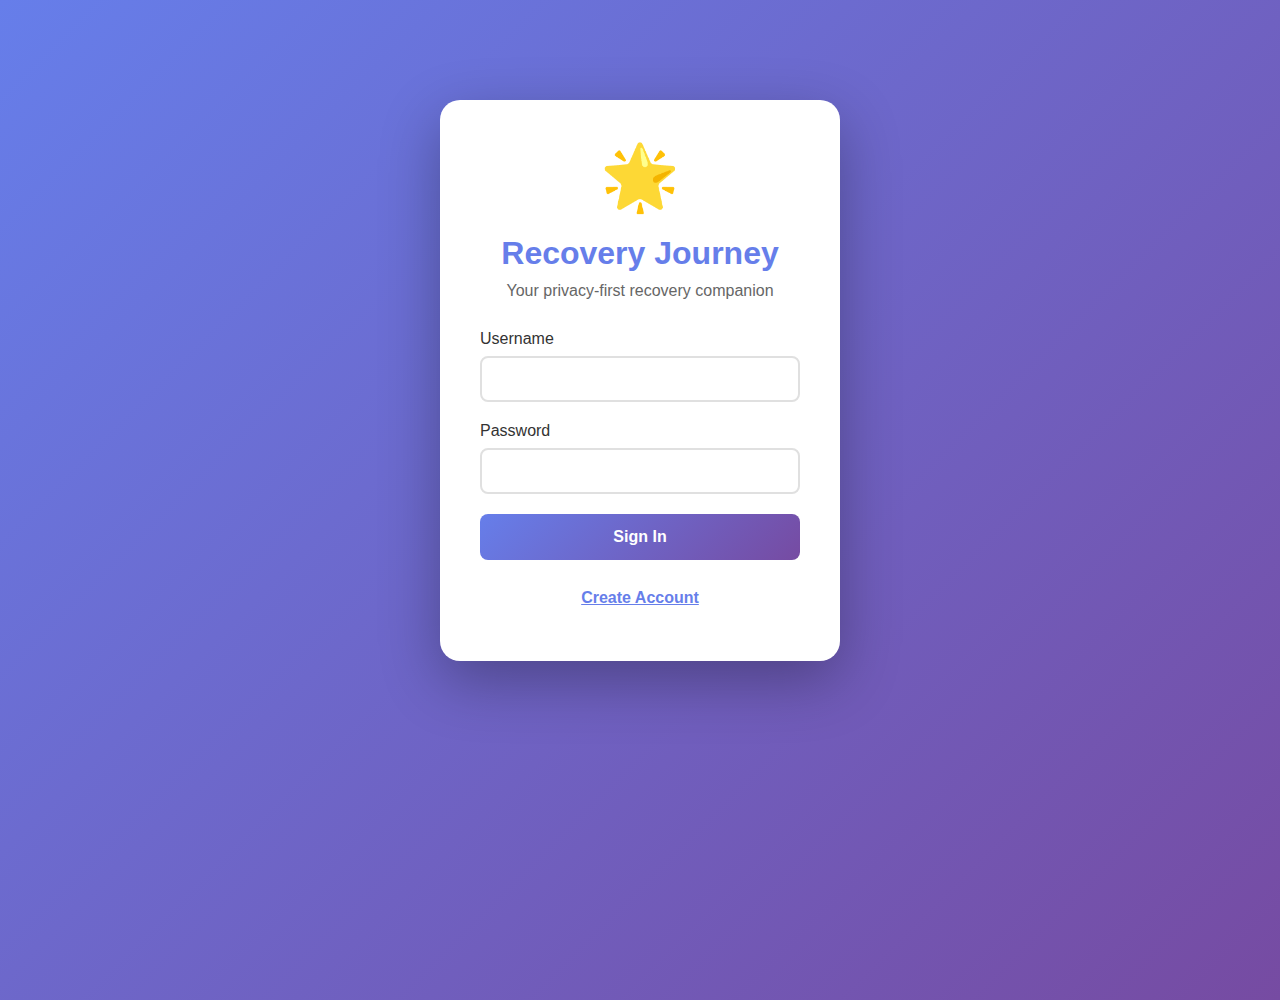
<file: standalone-web-app/index.html>
<!DOCTYPE html>
<html lang="en">
<head>
    <meta charset="UTF-8">
    <meta name="viewport" content="width=device-width, initial-scale=1.0">
    <title>Recovery Journey App</title>
    <link rel="stylesheet" href="styles.css">
</head>
<body>
    <!-- Login Screen -->
    <div id="loginScreen" class="screen active">
        <div class="login-container">
            <div class="logo">🌟</div>
            <h1>Recovery Journey</h1>
            <p class="subtitle">Your privacy-first recovery companion</p>
            
            <form id="loginForm" class="auth-form">
                <div class="form-group">
                    <label for="username">Username</label>
                    <input type="text" id="username" required>
                </div>
                <div class="form-group">
                    <label for="password">Password</label>
                    <input type="password" id="password" required>
                </div>
                <button type="submit" class="btn btn-primary">Sign In</button>
                <button type="button" id="showRegister" class="btn btn-link">Create Account</button>
            </form>

            <form id="registerForm" class="auth-form" style="display: none;">
                <div class="form-group">
                    <label for="regUsername">Username</label>
                    <input type="text" id="regUsername" required>
                </div>
                <div class="form-group">
                    <label for="regPassword">Password</label>
                    <input type="password" id="regPassword" required>
                </div>
                <div class="form-group">
                    <label for="regPasswordConfirm">Confirm Password</label>
                    <input type="password" id="regPasswordConfirm" required>
                </div>
                <button type="submit" class="btn btn-primary">Create Account</button>
                <button type="button" id="showLogin" class="btn btn-link">Back to Sign In</button>
            </form>
        </div>
    </div>

    <!-- Main App -->
    <div id="appScreen" class="screen">
        <!-- Navigation -->
        <nav class="nav-bar">
            <button class="nav-btn active" data-screen="dashboard">
                <span>📊</span> Dashboard
            </button>
            <button class="nav-btn" data-screen="victory">
                <span>🎉</span> Victory
            </button>
            <button class="nav-btn" data-screen="checkin">
                <span>📝</span> Check-In
            </button>
            <button class="nav-btn" data-screen="values">
                <span>❤️</span> Values
            </button>
            <button class="nav-btn" data-screen="emergency">
                <span>🆘</span> Support
            </button>
        </nav>

        <!-- Dashboard Screen -->
        <div id="dashboard" class="content-screen active">
            <div class="header">
                <h1>Welcome Back! 💪</h1>
                <button id="logoutBtn" class="btn-icon">🚪</button>
            </div>
            
            <div class="streak-card">
                <div class="streak-number" id="streakCount">0</div>
                <div class="streak-label">Day Streak</div>
                <div class="streak-emoji">🔥</div>
            </div>

            <div class="stats-grid">
                <div class="stat-card">
                    <div class="stat-value" id="totalVictories">0</div>
                    <div class="stat-label">Total Victories</div>
                </div>
                <div class="stat-card">
                    <div class="stat-value" id="weekVictories">0</div>
                    <div class="stat-label">This Week</div>
                </div>
                <div class="stat-card">
                    <div class="stat-value" id="milestoneBadge">🌱</div>
                    <div class="stat-label">Milestone</div>
                </div>
            </div>

            <div class="quote-card">
                <p class="quote-text" id="dailyQuote">"Recovery is not a race. It's a journey taken one day at a time."</p>
            </div>

            <div class="quick-actions">
                <button class="action-btn" onclick="showScreen('checkin')">
                    <span>📝</span> Daily Check-In
                </button>
                <button class="action-btn" onclick="showScreen('victory')">
                    <span>🎉</span> Log Victory
                </button>
                <button class="action-btn emergency" onclick="showScreen('emergency')">
                    <span>🆘</span> Emergency Support
                </button>
            </div>
        </div>

        <!-- Victory Log Screen -->
        <div id="victory" class="content-screen">
            <div class="header">
                <h1>Victory Log 🎉</h1>
                <button onclick="showScreen('dashboard')" class="btn-icon">←</button>
            </div>

            <div class="add-victory-form">
                <textarea id="victoryNotes" placeholder="What victory do you want to log today?"></textarea>
                <button class="btn btn-primary" onclick="logVictory()">Log Victory</button>
            </div>

            <div class="victory-list" id="victoryList">
                <p class="empty-state">No victories logged yet. Log your first victory above!</p>
            </div>

            <div class="progress-chart">
                <h3>Monthly Progress</h3>
                <div id="chartContainer"></div>
            </div>
        </div>

        <!-- Check-In Screen -->
        <div id="checkin" class="content-screen">
            <div class="header">
                <h1>Daily Check-In 📝</h1>
                <button onclick="showScreen('dashboard')" class="btn-icon">←</button>
            </div>

            <div class="checkin-form">
                <div class="form-group">
                    <label>How are you feeling today?</label>
                    <div class="mood-buttons">
                        <button class="mood-btn" data-mood="great" onclick="selectMood('great')">😊 Great</button>
                        <button class="mood-btn" data-mood="good" onclick="selectMood('good')">🙂 Good</button>
                        <button class="mood-btn" data-mood="okay" onclick="selectMood('okay')">😐 Okay</button>
                        <button class="mood-btn" data-mood="difficult" onclick="selectMood('difficult')">😔 Difficult</button>
                        <button class="mood-btn" data-mood="very-difficult" onclick="selectMood('very-difficult')">😢 Very Difficult</button>
                    </div>
                </div>

                <div class="form-group">
                    <label>Any triggers today? (Optional)</label>
                    <div class="trigger-tags">
                        <button class="tag-btn" onclick="toggleTrigger('stress')">Stress</button>
                        <button class="tag-btn" onclick="toggleTrigger('loneliness')">Loneliness</button>
                        <button class="tag-btn" onclick="toggleTrigger('anxiety')">Anxiety</button>
                        <button class="tag-btn" onclick="toggleTrigger('boredom')">Boredom</button>
                        <button class="tag-btn" onclick="toggleTrigger('frustration')">Frustration</button>
                    </div>
                </div>

                <div class="form-group">
                    <label>Notes (Optional)</label>
                    <textarea id="checkinNotes" placeholder="How are you doing? What's on your mind?"></textarea>
                </div>

                <button class="btn btn-primary" onclick="submitCheckin()">Complete Check-In</button>
            </div>

            <div class="checkin-history">
                <h3>Recent Check-Ins</h3>
                <div id="checkinHistory"></div>
            </div>
        </div>

        <!-- Values Screen -->
        <div id="values" class="content-screen">
            <div class="header">
                <h1>Core Values ❤️</h1>
                <button onclick="showScreen('dashboard')" class="btn-icon">←</button>
            </div>

            <div class="values-form">
                <p class="help-text">What are the 5 most important things to you?</p>
                <div class="form-group">
                    <input type="text" id="value1" placeholder="Value 1">
                    <input type="text" id="value2" placeholder="Value 2">
                    <input type="text" id="value3" placeholder="Value 3">
                    <input type="text" id="value4" placeholder="Value 4">
                    <input type="text" id="value5" placeholder="Value 5">
                </div>
                <button class="btn btn-primary" onclick="saveValues()">Save Values</button>
            </div>

            <div class="values-display" id="valuesDisplay">
                <p class="empty-state">Add your core values above</p>
            </div>
        </div>

        <!-- Emergency Support Screen -->
        <div id="emergency" class="content-screen">
            <div class="header">
                <h1>Emergency Support 🆘</h1>
                <button onclick="showScreen('dashboard')" class="btn-icon">←</button>
            </div>

            <div class="emergency-section">
                <h2>24/7 Crisis Hotlines</h2>
                <div class="hotline-buttons">
                    <a href="tel:988" class="emergency-btn">
                        <span>📞</span>
                        <div>
                            <strong>988</strong>
                            <small>Suicide Prevention Lifeline</small>
                        </div>
                    </a>
                    <a href="tel:1-800-662-4357" class="emergency-btn">
                        <span>📞</span>
                        <div>
                            <strong>1-800-662-4357</strong>
                            <small>SAMHSA National Helpline</small>
                        </div>
                    </a>
                    <a href="sms:741741?body=HOME" class="emergency-btn">
                        <span>💬</span>
                        <div>
                            <strong>Text HOME to 741741</strong>
                            <small>Crisis Text Line</small>
                        </div>
                    </a>
                </div>
            </div>

            <div class="coping-section">
                <h2>Quick Coping Strategies</h2>
                <div class="coping-cards">
                    <div class="coping-card">
                        <h3>🧘 Breathing Exercise</h3>
                        <p>Breathe in for 4 counts, hold for 4, exhale for 4. Repeat.</p>
                        <button class="btn btn-small" onclick="startBreathing()">Start Exercise</button>
                    </div>
                    <div class="coping-card">
                        <h3>🌍 Grounding Technique</h3>
                        <p>Name 5 things you see, 4 you can touch, 3 you hear, 2 you smell, 1 you taste.</p>
                    </div>
                    <div class="coping-card">
                        <h3>🏃 Physical Activity</h3>
                        <p>Take a 10-minute walk, do jumping jacks, or stretch.</p>
                    </div>
                    <div class="coping-card">
                        <h3>📝 Journal</h3>
                        <p>Write down what you're feeling. Get it out of your head.</p>
                    </div>
                </div>
            </div>

            <div id="breathingExercise" class="breathing-modal" style="display: none;">
                <div class="breathing-circle" id="breathingCircle"></div>
                <p id="breathingText">Breathe In</p>
                <button class="btn" onclick="stopBreathing()">Stop</button>
            </div>
        </div>
    </div>

    <script src="app.js"></script>
</body>
</html>
</file>
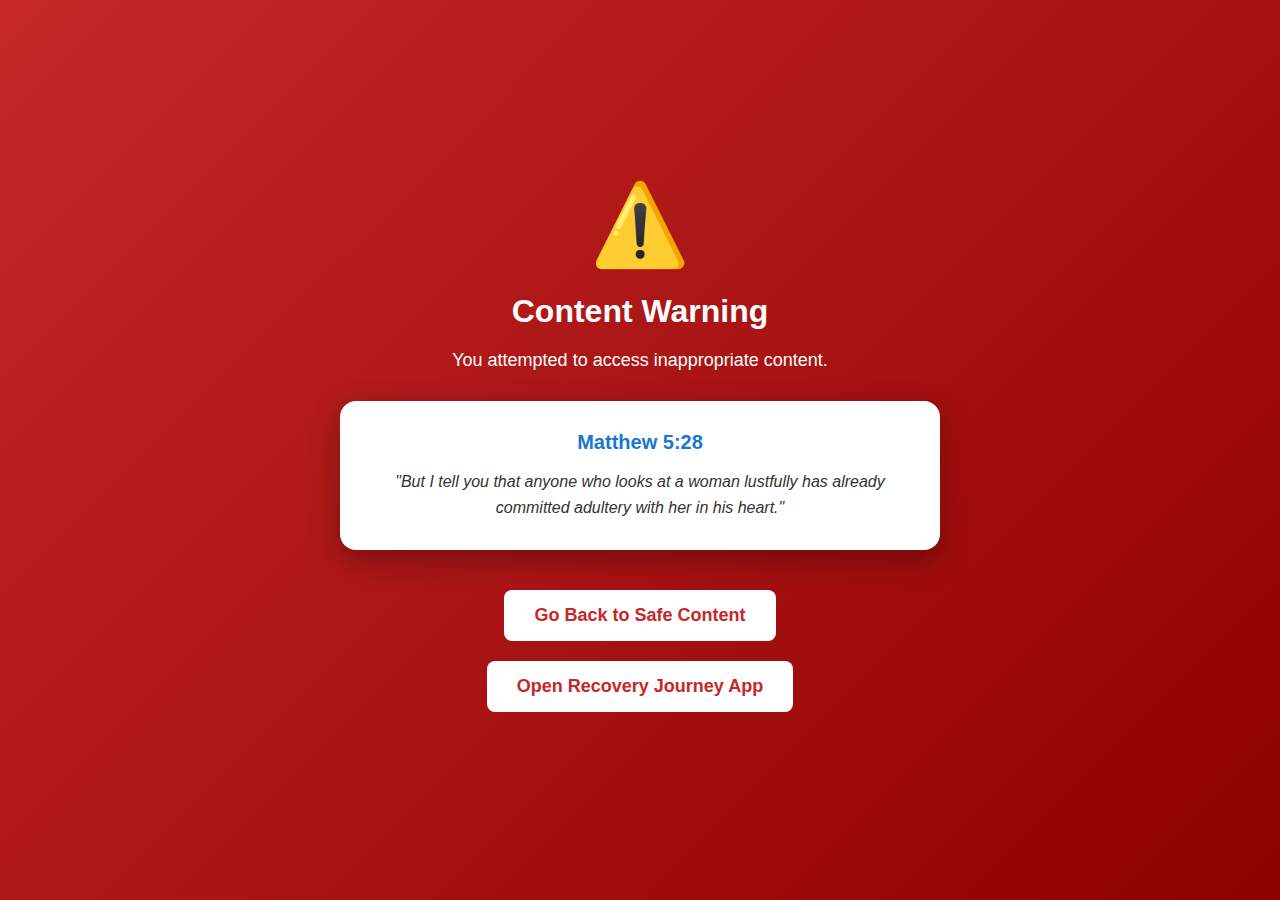
<file: browser-extension/warning.html>
<!DOCTYPE html>
<html>
<head>
  <meta charset="UTF-8">
  <title>Content Warning - Recovery Journey</title>
  <style>
    body {
      margin: 0;
      padding: 0;
      font-family: Arial, sans-serif;
      background: linear-gradient(135deg, #c62828 0%, #8e0000 100%);
      color: white;
      display: flex;
      justify-content: center;
      align-items: center;
      min-height: 100vh;
      text-align: center;
    }
    .container {
      max-width: 600px;
      padding: 40px;
    }
    .warning-icon {
      font-size: 80px;
      margin-bottom: 20px;
    }
    h1 {
      font-size: 32px;
      margin-bottom: 20px;
    }
    .verse-box {
      background: white;
      color: #333;
      padding: 30px;
      border-radius: 16px;
      margin: 30px 0;
      box-shadow: 0 10px 30px rgba(0,0,0,0.3);
    }
    .verse-reference {
      font-size: 20px;
      font-weight: bold;
      color: #1976d2;
      margin-bottom: 15px;
    }
    .verse-text {
      font-size: 16px;
      font-style: italic;
      line-height: 1.6;
    }
    button {
      background: white;
      color: #c62828;
      border: none;
      padding: 15px 30px;
      font-size: 18px;
      border-radius: 8px;
      cursor: pointer;
      margin: 10px;
      font-weight: bold;
    }
    button:hover {
      background: #f5f5f5;
    }
  </style>
</head>
<body>
  <div class="container">
    <div class="warning-icon">⚠️</div>
    <h1>Content Warning</h1>
    <p style="font-size: 18px;">You attempted to access inappropriate content.</p>
    
    <div class="verse-box">
      <div class="verse-reference" id="verseRef">Loading...</div>
      <div class="verse-text" id="verseText">Loading...</div>
    </div>
    
    <button onclick="goBack()">Go Back to Safe Content</button>
    <button onclick="goToApp()">Open Recovery Journey App</button>
  </div>

  <script>
    const verses = [
      {
        reference: '1 Corinthians 6:18',
        text: 'Flee from sexual immorality. All other sins a person commits are outside the body, but whoever sins sexually, sins against their own body.'
      },
      {
        reference: 'Matthew 5:28',
        text: 'But I tell you that anyone who looks at a woman lustfully has already committed adultery with her in his heart.'
      },
      {
        reference: 'Job 31:1',
        text: 'I made a covenant with my eyes not to look lustfully at a young woman.'
      }
    ];

    const randomVerse = verses[Math.floor(Math.random() * verses.length)];
    document.getElementById('verseRef').textContent = randomVerse.reference;
    document.getElementById('verseText').textContent = '"' + randomVerse.text + '"';

    function goBack() {
      window.history.back();
    }

    function goToApp() {
      window.location.href = 'https://mifavourite.github.io/Peaceled-pulse/';
    }
  </script>
</body>
</html>
</file>
<file: standalone-web-app/styles.css>
* {
    margin: 0;
    padding: 0;
    box-sizing: border-box;
}

body {
    font-family: -apple-system, BlinkMacSystemFont, 'Segoe UI', Roboto, Oxygen, Ubuntu, Cantarell, sans-serif;
    background: linear-gradient(135deg, #667eea 0%, #764ba2 100%);
    min-height: 100vh;
    color: #333;
}

.screen {
    display: none;
    min-height: 100vh;
}

.screen.active {
    display: block;
}

/* Login Screen */
.login-container {
    max-width: 400px;
    margin: 100px auto;
    padding: 40px;
    background: white;
    border-radius: 20px;
    box-shadow: 0 20px 60px rgba(0,0,0,0.3);
    text-align: center;
}

.logo {
    font-size: 64px;
    margin-bottom: 20px;
}

.login-container h1 {
    color: #667eea;
    margin-bottom: 10px;
}

.subtitle {
    color: #666;
    margin-bottom: 30px;
}

.auth-form {
    text-align: left;
}

.form-group {
    margin-bottom: 20px;
}

.form-group label {
    display: block;
    margin-bottom: 8px;
    color: #333;
    font-weight: 500;
}

.form-group input,
.form-group textarea {
    width: 100%;
    padding: 12px;
    border: 2px solid #e0e0e0;
    border-radius: 8px;
    font-size: 16px;
    transition: border-color 0.3s;
}

.form-group input:focus,
.form-group textarea:focus {
    outline: none;
    border-color: #667eea;
}

.btn {
    width: 100%;
    padding: 14px;
    border: none;
    border-radius: 8px;
    font-size: 16px;
    font-weight: 600;
    cursor: pointer;
    transition: transform 0.2s, box-shadow 0.2s;
}

.btn-primary {
    background: linear-gradient(135deg, #667eea 0%, #764ba2 100%);
    color: white;
    margin-bottom: 15px;
}

.btn-primary:hover {
    transform: translateY(-2px);
    box-shadow: 0 5px 15px rgba(102, 126, 234, 0.4);
}

.btn-link {
    background: none;
    color: #667eea;
    text-decoration: underline;
}

.btn-icon {
    background: none;
    border: none;
    font-size: 24px;
    cursor: pointer;
    padding: 10px;
}

/* App Screen */
#appScreen {
    background: #f5f5f5;
    padding-bottom: 80px;
}

.nav-bar {
    position: fixed;
    bottom: 0;
    left: 0;
    right: 0;
    background: white;
    display: flex;
    justify-content: space-around;
    padding: 10px 0;
    box-shadow: 0 -2px 10px rgba(0,0,0,0.1);
    z-index: 1000;
}

.nav-btn {
    background: none;
    border: none;
    padding: 8px 12px;
    cursor: pointer;
    display: flex;
    flex-direction: column;
    align-items: center;
    gap: 4px;
    font-size: 12px;
    color: #999;
    transition: color 0.3s;
}

.nav-btn.active {
    color: #667eea;
}

.nav-btn span {
    font-size: 20px;
}

.content-screen {
    padding: 20px;
    max-width: 800px;
    margin: 0 auto;
}

.header {
    display: flex;
    justify-content: space-between;
    align-items: center;
    margin-bottom: 30px;
}

.header h1 {
    color: #333;
    font-size: 28px;
}

/* Streak Card */
.streak-card {
    background: linear-gradient(135deg, #667eea 0%, #764ba2 100%);
    color: white;
    padding: 40px;
    border-radius: 20px;
    text-align: center;
    margin-bottom: 30px;
    position: relative;
    overflow: hidden;
}

.streak-number {
    font-size: 72px;
    font-weight: bold;
    margin: 20px 0;
}

.streak-label {
    font-size: 18px;
    opacity: 0.9;
}

.streak-emoji {
    position: absolute;
    top: 20px;
    right: 20px;
    font-size: 40px;
}

/* Stats Grid */
.stats-grid {
    display: grid;
    grid-template-columns: repeat(auto-fit, minmax(150px, 1fr));
    gap: 15px;
    margin-bottom: 30px;
}

.stat-card {
    background: white;
    padding: 20px;
    border-radius: 15px;
    text-align: center;
    box-shadow: 0 2px 10px rgba(0,0,0,0.1);
}

.stat-value {
    font-size: 32px;
    font-weight: bold;
    color: #667eea;
    margin-bottom: 5px;
}

.stat-label {
    color: #666;
    font-size: 14px;
}

/* Quote Card */
.quote-card {
    background: white;
    padding: 25px;
    border-radius: 15px;
    margin-bottom: 30px;
    box-shadow: 0 2px 10px rgba(0,0,0,0.1);
    border-left: 4px solid #667eea;
}

.quote-text {
    font-style: italic;
    color: #555;
    font-size: 16px;
    line-height: 1.6;
}

/* Quick Actions */
.quick-actions {
    display: grid;
    grid-template-columns: repeat(auto-fit, minmax(150px, 1fr));
    gap: 15px;
}

.action-btn {
    background: white;
    border: 2px solid #e0e0e0;
    padding: 20px;
    border-radius: 15px;
    cursor: pointer;
    transition: all 0.3s;
    display: flex;
    flex-direction: column;
    align-items: center;
    gap: 10px;
    font-size: 14px;
}

.action-btn:hover {
    border-color: #667eea;
    transform: translateY(-2px);
    box-shadow: 0 5px 15px rgba(0,0,0,0.1);
}

.action-btn.emergency {
    border-color: #ff4444;
    color: #ff4444;
}

.action-btn span {
    font-size: 32px;
}

/* Victory Log */
.add-victory-form {
    background: white;
    padding: 25px;
    border-radius: 15px;
    margin-bottom: 30px;
    box-shadow: 0 2px 10px rgba(0,0,0,0.1);
}

.add-victory-form textarea {
    width: 100%;
    min-height: 100px;
    padding: 15px;
    border: 2px solid #e0e0e0;
    border-radius: 10px;
    font-size: 16px;
    margin-bottom: 15px;
    font-family: inherit;
}

.victory-list {
    background: white;
    padding: 20px;
    border-radius: 15px;
    margin-bottom: 30px;
    box-shadow: 0 2px 10px rgba(0,0,0,0.1);
}

.victory-item {
    padding: 15px;
    border-bottom: 1px solid #f0f0f0;
    display: flex;
    justify-content: space-between;
    align-items: center;
}

.victory-item:last-child {
    border-bottom: none;
}

.victory-date {
    color: #999;
    font-size: 12px;
}

.empty-state {
    text-align: center;
    color: #999;
    padding: 40px;
}

/* Check-In */
.checkin-form {
    background: white;
    padding: 25px;
    border-radius: 15px;
    margin-bottom: 30px;
    box-shadow: 0 2px 10px rgba(0,0,0,0.1);
}

.mood-buttons {
    display: grid;
    grid-template-columns: repeat(auto-fit, minmax(100px, 1fr));
    gap: 10px;
    margin-top: 10px;
}

.mood-btn {
    padding: 15px;
    border: 2px solid #e0e0e0;
    background: white;
    border-radius: 10px;
    cursor: pointer;
    transition: all 0.3s;
    font-size: 14px;
}

.mood-btn:hover {
    border-color: #667eea;
}

.mood-btn.selected {
    background: #667eea;
    color: white;
    border-color: #667eea;
}

.trigger-tags {
    display: flex;
    flex-wrap: wrap;
    gap: 10px;
    margin-top: 10px;
}

.tag-btn {
    padding: 8px 16px;
    border: 2px solid #e0e0e0;
    background: white;
    border-radius: 20px;
    cursor: pointer;
    transition: all 0.3s;
    font-size: 14px;
}

.tag-btn:hover {
    border-color: #667eea;
}

.tag-btn.selected {
    background: #667eea;
    color: white;
    border-color: #667eea;
}

.checkin-history {
    background: white;
    padding: 20px;
    border-radius: 15px;
    box-shadow: 0 2px 10px rgba(0,0,0,0.1);
}

.checkin-item {
    padding: 15px;
    border-bottom: 1px solid #f0f0f0;
}

.checkin-item:last-child {
    border-bottom: none;
}

/* Values */
.values-form {
    background: white;
    padding: 25px;
    border-radius: 15px;
    margin-bottom: 30px;
    box-shadow: 0 2px 10px rgba(0,0,0,0.1);
}

.values-form input {
    margin-bottom: 15px;
}

.values-display {
    background: white;
    padding: 25px;
    border-radius: 15px;
    box-shadow: 0 2px 10px rgba(0,0,0,0.1);
}

.value-item {
    padding: 15px;
    margin-bottom: 10px;
    background: #f8f9ff;
    border-left: 4px solid #667eea;
    border-radius: 5px;
}

.help-text {
    color: #666;
    margin-bottom: 20px;
}

/* Emergency Support */
.emergency-section,
.coping-section {
    background: white;
    padding: 25px;
    border-radius: 15px;
    margin-bottom: 30px;
    box-shadow: 0 2px 10px rgba(0,0,0,0.1);
}

.emergency-section h2,
.coping-section h2 {
    margin-bottom: 20px;
    color: #333;
}

.hotline-buttons {
    display: flex;
    flex-direction: column;
    gap: 15px;
}

.emergency-btn {
    display: flex;
    align-items: center;
    gap: 15px;
    padding: 20px;
    background: #fff5f5;
    border: 2px solid #ff4444;
    border-radius: 15px;
    text-decoration: none;
    color: #333;
    transition: all 0.3s;
}

.emergency-btn:hover {
    background: #ff4444;
    color: white;
}

.emergency-btn span {
    font-size: 32px;
}

.emergency-btn strong {
    display: block;
    font-size: 18px;
    color: #ff4444;
}

.emergency-btn:hover strong {
    color: white;
}

.emergency-btn small {
    display: block;
    color: #666;
    font-size: 12px;
}

.emergency-btn:hover small {
    color: rgba(255,255,255,0.9);
}

.coping-cards {
    display: grid;
    grid-template-columns: repeat(auto-fit, minmax(200px, 1fr));
    gap: 15px;
}

.coping-card {
    padding: 20px;
    background: #f8f9ff;
    border-radius: 10px;
    border-left: 4px solid #667eea;
}

.coping-card h3 {
    margin-bottom: 10px;
    color: #333;
}

.coping-card p {
    color: #666;
    margin-bottom: 15px;
    font-size: 14px;
}

.btn-small {
    width: auto;
    padding: 8px 16px;
    font-size: 14px;
}

/* Breathing Exercise */
.breathing-modal {
    position: fixed;
    top: 0;
    left: 0;
    right: 0;
    bottom: 0;
    background: rgba(0,0,0,0.8);
    display: flex;
    flex-direction: column;
    align-items: center;
    justify-content: center;
    z-index: 2000;
}

.breathing-circle {
    width: 200px;
    height: 200px;
    border: 4px solid white;
    border-radius: 50%;
    margin-bottom: 30px;
    transition: transform 4s ease-in-out;
}

.breathing-circle.breathe-in {
    transform: scale(1.5);
}

.breathing-circle.breathe-out {
    transform: scale(1);
}

#breathingText {
    color: white;
    font-size: 24px;
    margin-bottom: 20px;
}

/* Chart */
#chartContainer {
    height: 200px;
    background: #f8f9ff;
    border-radius: 10px;
    padding: 20px;
    display: flex;
    align-items: flex-end;
    justify-content: space-around;
    gap: 10px;
}

.chart-bar {
    background: #667eea;
    width: 30px;
    border-radius: 5px 5px 0 0;
    transition: height 0.3s;
}

/* Responsive */
@media (max-width: 768px) {
    .content-screen {
        padding: 15px;
    }
    
    .stats-grid {
        grid-template-columns: repeat(3, 1fr);
    }
    
    .quick-actions {
        grid-template-columns: 1fr;
    }
}
</file>
